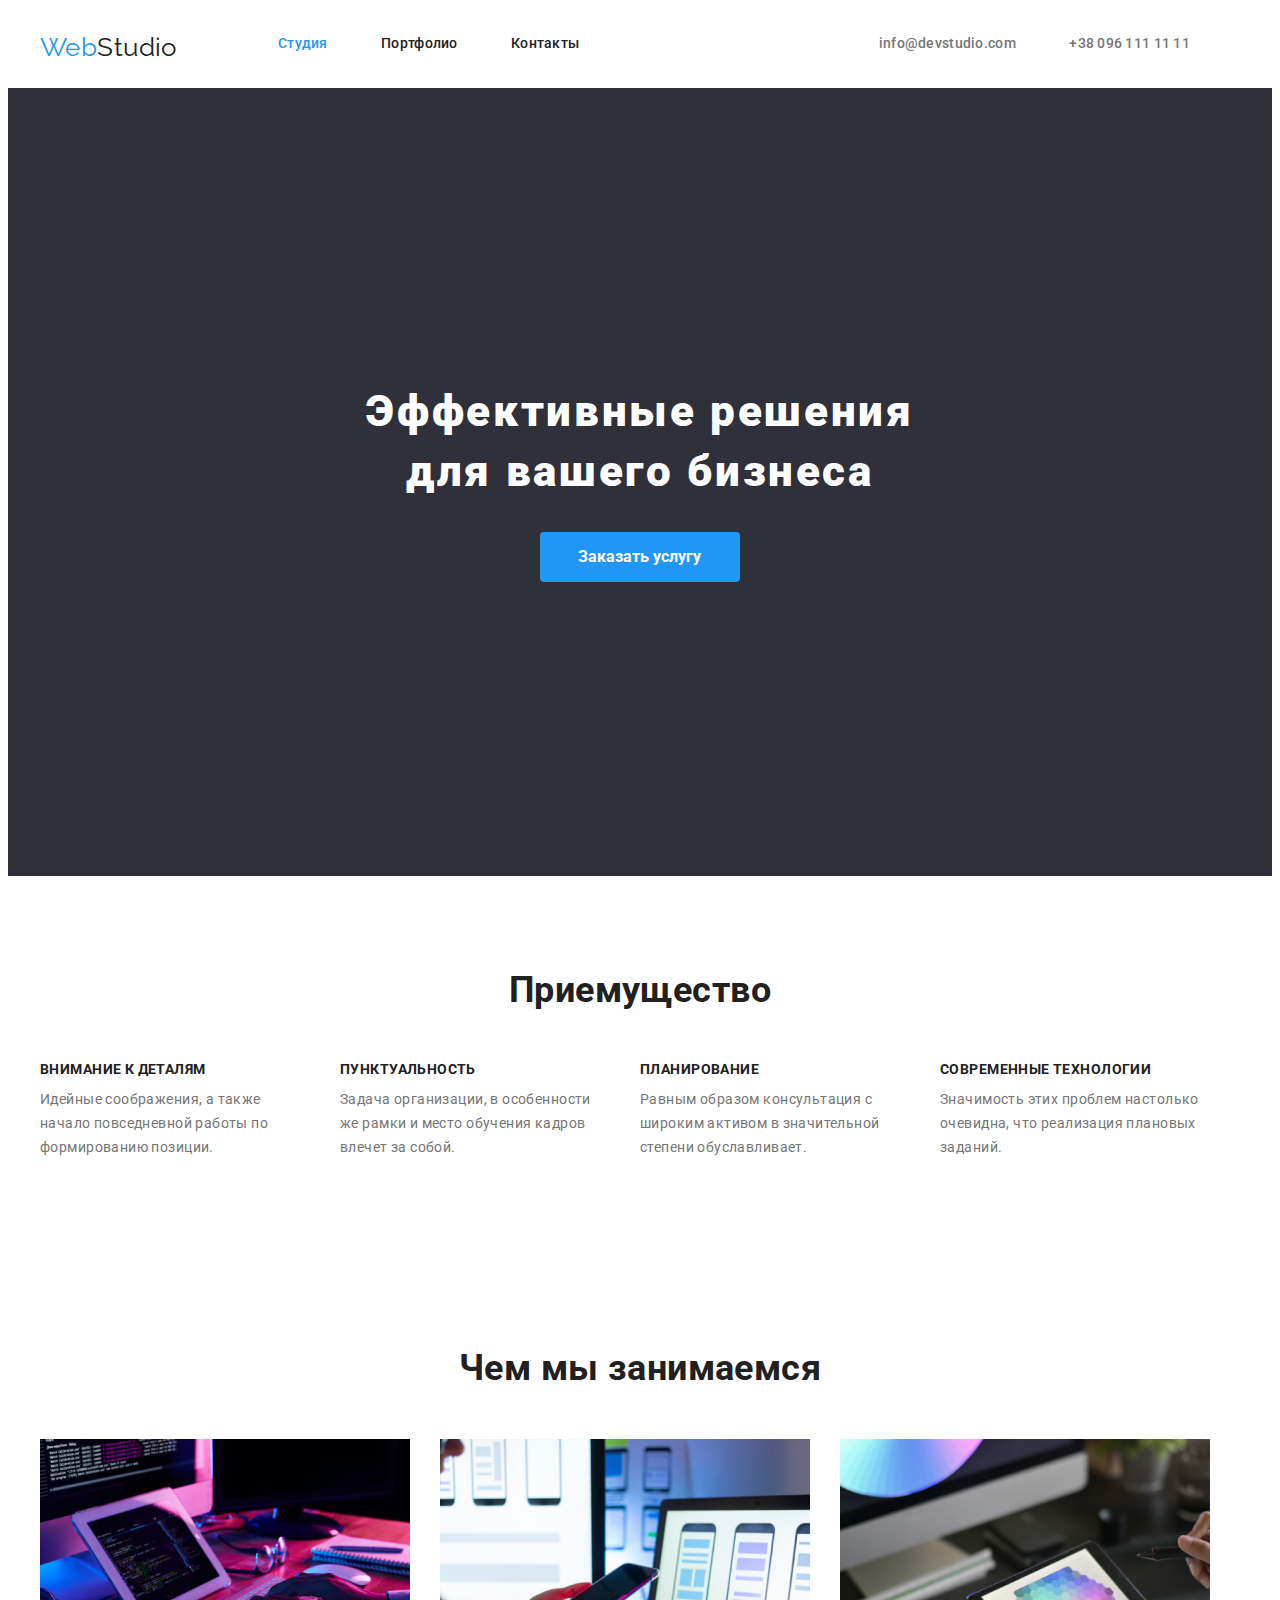
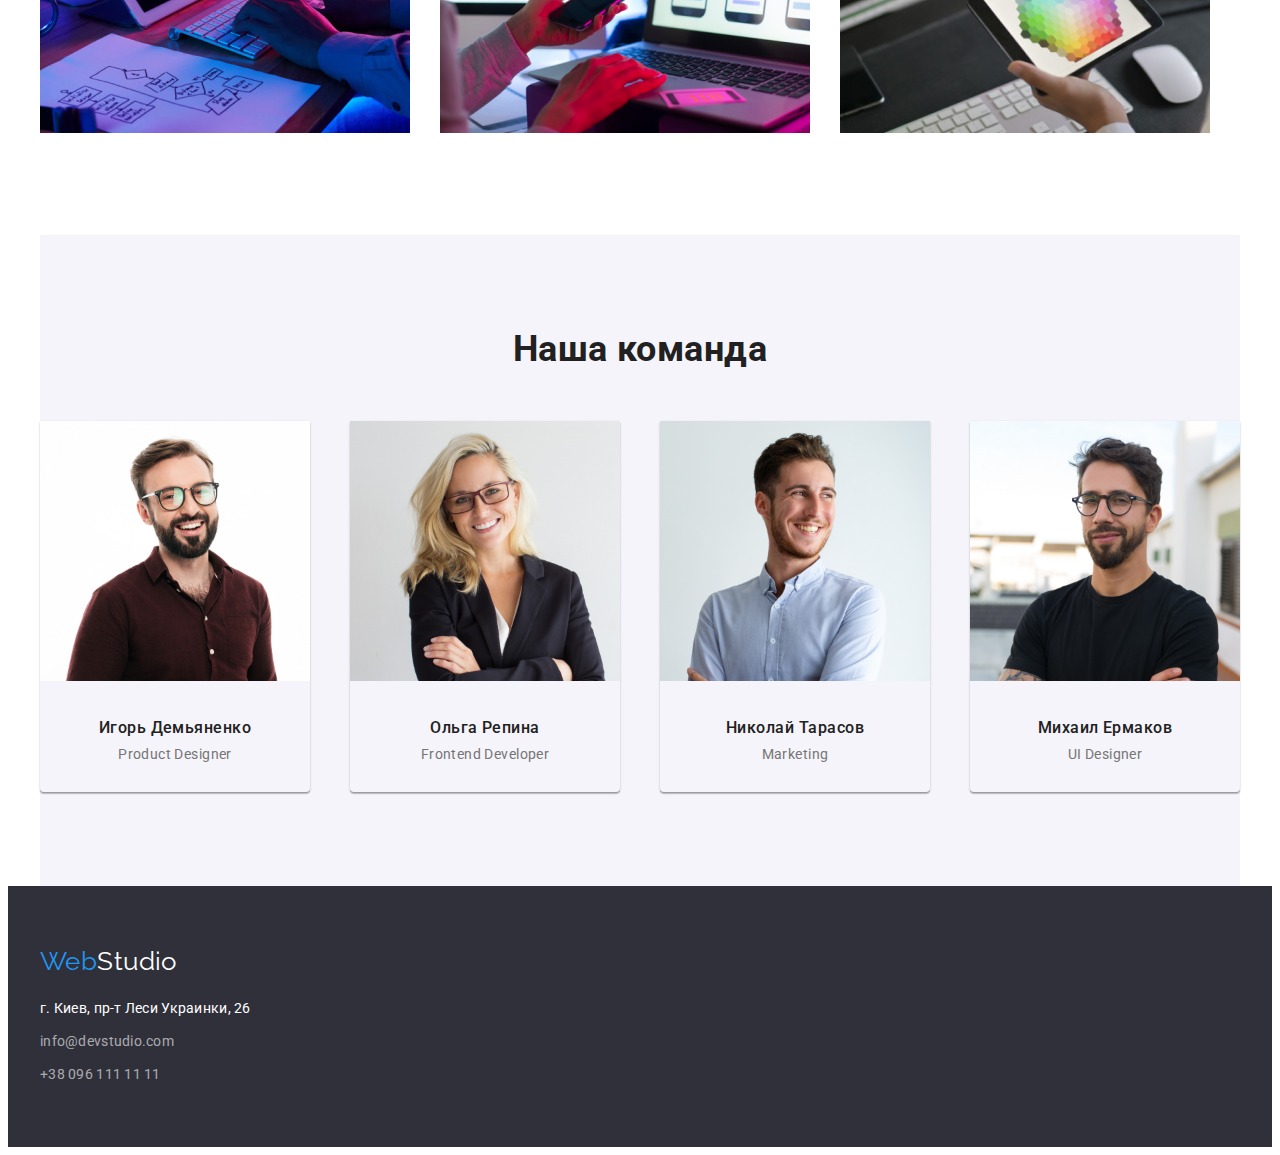
<file: index.html>
<!DOCTYPE html>
<html lang="ru">
<head>
    <meta charset="UTF-8">
    <meta http-equiv="X-UA-Compatible" content="IE=edge">
    <meta name="viewport" content="width=device-width, initial-scale=1.0">
    <title>Web Studio</title>
    <link rel="preconnect" href="https://fonts.googleapis.com">
    <link rel="preconnect" href="https://fonts.gstatic.com" crossorigin>
    <link href="https://fonts.googleapis.com/css2?family=Raleway:wght@700&family=Roboto:wght@400;500;700;900&display=swap"
        rel="stylesheet">
    <link rel="stylesheet" href="https://cdnjs.cloudflare.com/ajax/libs/modern-normalize/1.1.0/modern-normalize.min.css" integrity="sha512-wpPYUAdjBVSE4KJnH1VR1HeZfpl1ub8YT/NKx4PuQ5NmX2tKuGu6U/JRp5y+Y8XG2tV+wKQpNHVUX03MfMFn9Q==" crossorigin="anonymous" referrerpolicy="no-referrer" />
    <link rel="stylesheet" href="./css/styles.css">
</head>
<body>
    <header class="header container">
            <a class="logo link" href="./index.html"><span class="blue-color">Web</span>Studio</a>
            <nav>
            <ul class="header-list list">
                <li class="header-item"><a class="nav-link current link" href="./index.html">Студия</a></li>
                <li class="header-item"><a class="nav-link link" href="./portfolio.html">Портфолио</a></li>
                <li class="header-item"><a class="nav-link link" href="">Контакты</a></li>
            </ul>
            </nav>
            <ul class="contacts-list list">
                <li class="header-item"><a class="contact-link link" href="mailto:info@devstudio.com">info@devstudio.com</a></li>
                <li class="header-item"><a class="contact-link link" href="tel:+380961111111">+38 096 111 11 11</a></li>
            </ul>
    </header>

   <main>
        <section class="hero section">
            <div class="hero-flex">
            <h1 class="hero-title">Эффективные решения <br> для вашего бизнеса</h1>
            <button class="button" type="button">Заказать услугу</button>
            </div>
        </section>

        <div class="container">
    <section class="benefits section">
        <h2 class="section-title">Приемущество</h2>
    <ul class="benefits-list list">
        <li class="section-item">
            <h3 class="benefits-title">Внимание к деталям</h3>
            <p class="benefits-text">Идейные соображения, а также начало повседневной работы по формированию позиции.</p>
        </li>
        <li class="section-item">
            <h3 class="benefits-title">Пунктуальность</h3>
            <p class="benefits-text">Задача организации, в особенности же рамки и место обучения кадров влечет за собой.</p>
        </li>
        <li class="section-item">
            <h3 class="benefits-title">Планирование</h3>
            <p class="benefits-text">Равным образом консультация с широким активом в значительной степени обуславливает.</p>
        </li>
        <li class="section-item">
            <h3 class="benefits-title">Современные технологии</h3>
            <p class="benefits-text">Значимость этих проблем настолько очевидна, что реализация плановых заданий.</p>
        </li>
    </ul>
</section>
</div>

<div class="container">
<section class="section">
    <h2 class="section-title">Чем мы занимаемся</h2>
<ul class="photo-list list">
    <li class="section-item"><img src="./images/img.jpg" alt="Работа за ПК" width="370"></li>
    <li class="section-item"><img src="./images/img1.jpg" alt="Работа с мобильным устройством" width="370"></li>
    <li class="section-item"><img src="./images/img2.jpg" alt="Работа с планшетом" width="370"></li>
</ul>
</section>
</div>

<div class="team-color container">
<section class="section">
    <h2 class="section-title">Наша команда</h2>
<ul class="team-list list">
    <li class="team-item">
        <img src="./images/img3.jpg" alt="Первый член команды" width="270">
        <h3 class="team-title">Игорь Демьяненко</h3>
        <p class="team-text">Product Designer</p>
    </li>
    <li class="team-item">
        <img src="./images/img4.jpg" alt="Второй член команды" width="270">
        <h3 class="team-title">Ольга Репина</h3>
        <p class="team-text">Frontend Developer</p>
    </li>
    <li class="team-item">
        <img src="./images/img5.jpg" alt="Третий член команды" width="270">
        <h3 class="team-title">Николай Тарасов</h3>
        <p class="team-text">Marketing</p>
    </li>
    <li class="team-item">
        <img src="./images/img6.jpg" alt="Четвертый член команды" width="270">
        <h3 class="team-title">Михаил Ермаков</h3>
        <p class="team-text">UI Designer</p>
    </li>
</ul>
</section>
</div>
</main>


<footer class="footer">
<div class="container">
    <a class="logo link" href="./index.html"><span class="blue-color">Web</span>Studio</a>
<address>   
<ul class="footer-list list">
    <li class="footer-item">
        <a class="adress-link link" href="">г. Киев, пр-т Леси Украинки, 26</a>
    </li>
    <li class="footer-item">
        <a class="contact-link link" href="mailto:info@devstudio.com">info@devstudio.com</a>
    </li>
    <li>
        <a class="contact-link link" href="tel:+380961111111">+38 096 111 11 11</a>
    </li>
</ul>
</address>
</div>
</footer>
</body>
</html>
</file>
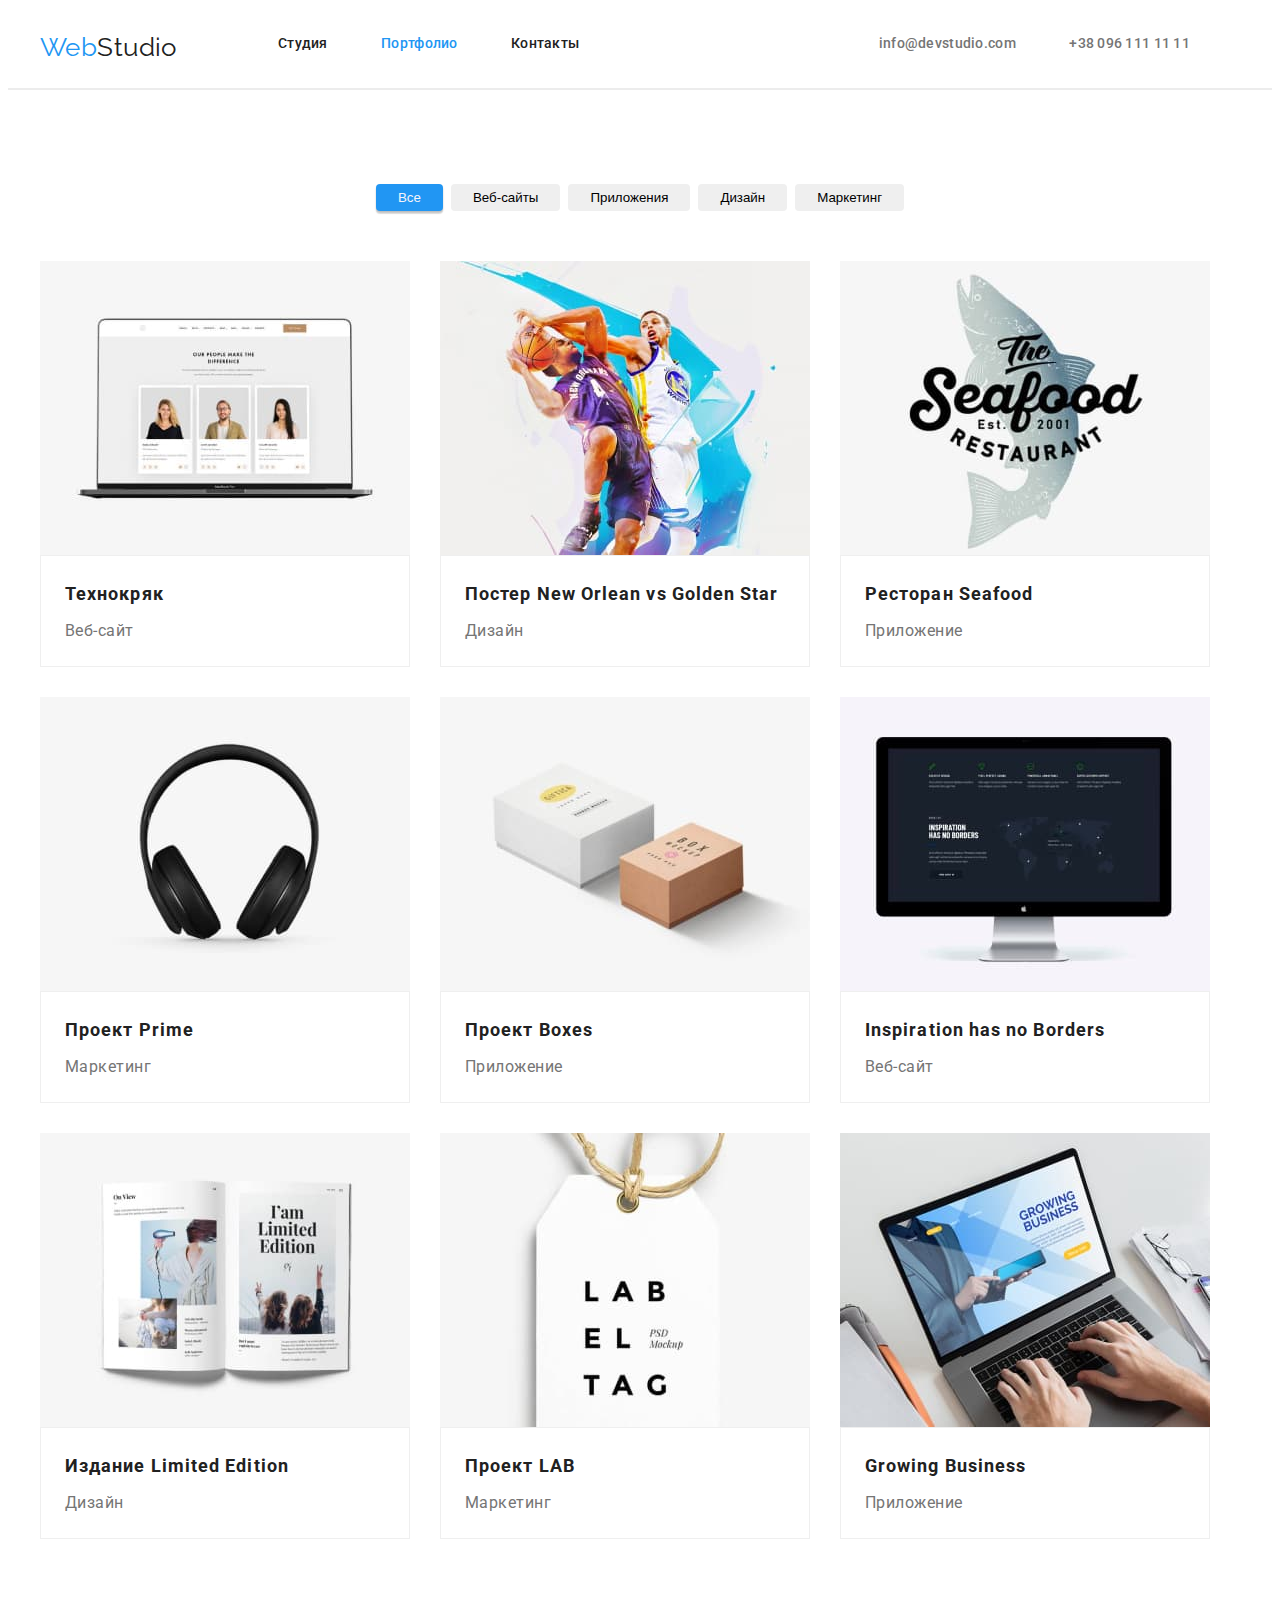
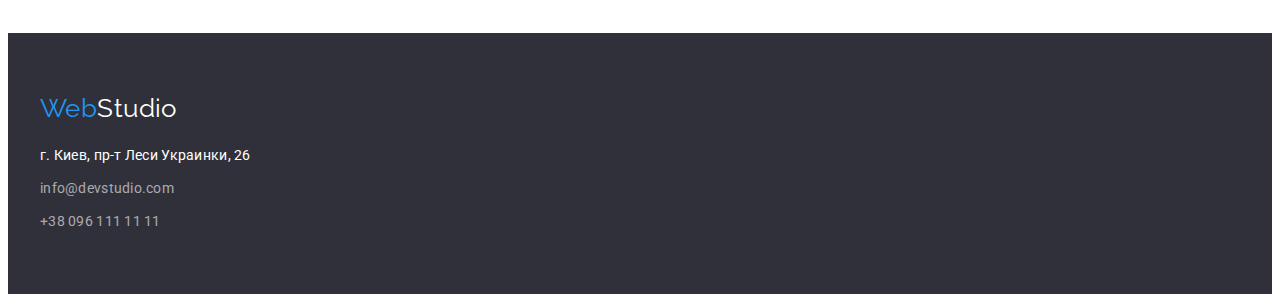
<file: portfolio.html>
<!DOCTYPE html>
<html lang="ru">
  <head>
    <meta charset="UTF-8" />
    <meta http-equiv="X-UA-Compatible" content="IE=edge" />
    <meta name="viewport" content="width=device-width, initial-scale=1.0" />
    <title>Web Studio</title>
    <link rel="preconnect" href="https://fonts.googleapis.com" />
    <link rel="preconnect" href="https://fonts.gstatic.com" crossorigin />
    <link
      href="https://fonts.googleapis.com/css2?family=Raleway:wght@700&family=Roboto:wght@400;500;700;900&display=swap"
      rel="stylesheet"
    />
    <link rel="stylesheet" href="https://cdnjs.cloudflare.com/ajax/libs/modern-normalize/1.1.0/modern-normalize.min.css" integrity="sha512-wpPYUAdjBVSE4KJnH1VR1HeZfpl1ub8YT/NKx4PuQ5NmX2tKuGu6U/JRp5y+Y8XG2tV+wKQpNHVUX03MfMFn9Q==" crossorigin="anonymous" referrerpolicy="no-referrer" />
    <link rel="stylesheet" href="./css/styles.css" />
  </head>
  <body>
      <header class="header container">
            <a class="logo link" href="./index.html"><span class="blue-color">Web</span>Studio</a>
            <nav>
            <ul class="header-list list">
                <li class="header-item"><a class="nav-link link" href="./index.html">Студия</a></li>
                <li class="header-item"><a class="nav-link current link" href="./portfolio.html">Портфолио</a></li>
                <li class="header-item"><a class="nav-link link" href="">Контакты</a></li>
            </ul>
            </nav>
            <ul class="contacts-list list">
                <li class="header-item"><a class="contact-link link" href="mailto:info@devstudio.com">info@devstudio.com</a></li>
                <li class="header-item"><a class="contact-link link" href="tel:+380961111111">+38 096 111 11 11</a></li>
            </ul>
    </header>
    <hr>

    <main>
      <section class="section portfolio container">
        <h1 class="visually-hidden">Портфолио</h1>
        <ul class="btn list">
          <li class="btn-item">
            <button class="portfolio-btn current" type="button">Все</button>
          </li>
          <li class="btn-item">
            <button class="portfolio-btn" type="button">Веб-сайты</button>
          </li>
          <li class="btn-item">
            <button class="portfolio-btn" type="button">Приложения</button>
          </li>
          <li class="btn-item">
            <button class="portfolio-btn" type="button">Дизайн</button>
          </li>
          <li>
            <button class="portfolio-btn" type="button">Маркетинг</button>
          </li>
        </ul>

        <ul class="cards list">
          <li class="card-item">
            <img class="card-image" src="./images/portfolio1.jpg" alt="Ноутбук" width="370" />
            <div class="card-border">
            <h2 class="card-title">Технокряк</h2>
            <p class="card-text">Веб-сайт</p>
            </div>
          </li>
          <li class="card-item">
            <img class="card-image" src="./images/portfolio2.jpg" alt="Баскетболисты" width="370" />
            <div class="card-border">
            <h2 class="card-title">Постер New Orlean vs Golden Star</h2>
            <p class="card-text">Дизайн</p>
            </div>
          </li>
          <li class="card-item">
            <img class="card-image" src="./images/portfolio3.jpg" alt="Постер" width="370" />
          <div class="card-border">
            <h2 class="card-title">Ресторан Seafood</h2>
            <p class="card-text">Приложение</p>
            </div>
          </li>
          <li class="card-item">
            <img class="card-image" src="./images/portfolio4.jpg" alt="Наушники" width="370" />
          <div class="card-border">
            <h2 class="card-title">Проект Prime</h2>
            <p class="card-text">Маркетинг</p>
            </div>
          </li>
          <li class="card-item">
            <img class="card-image" src="./images/portfolio5.jpg" alt="Коробки" width="370" />
          <div class="card-border">
            <h2 class="card-title">Проект Boxes</h2>
            <p class="card-text">Приложение</p>
            </div>
          </li>
          <li class="card-item">
            <img class="card-image" src="./images/portfolio6.jpg" alt="ПК монитор" width="370" />
          <div class="card-border">
            <h2 class="card-title">Inspiration has no Borders</h2>
            <p class="card-text">Веб-сайт</p>
            </div>
          </li>
          <li class="card-item">
            <img class="card-image" src="./images/portfolio7.jpg" alt="Книга" width="370" />
          <div class="card-border">
            <h2 class="card-title">Издание Limited Edition</h2>
            <p class="card-text">Дизайн</p>
            </div>
          </li>
          <li class="card-item">
            <img class="card-image" src="./images/portfolio8.jpg" alt="Бирка" width="370" />
          <div class="card-border">
            <h2 class="card-title">Проект LAB</h2>
            <p class="card-text">Маркетинг</p>
            </div>
          </li>
          <li class="card-item">
            <img class="card-image" src="./images/portfolio9.jpg" alt="Работа за пк" width="370" />
            <div class="card-border">
            <h2 class="card-title">Growing Business</h2>
            <p class="card-text">Приложение</p>
            </div>
          </li>
        </ul>
      </section>
    </main>

    <footer class="footer">
      <div class="container">
      <a class="logo link" href="./index.html"><span class="blue-color">Web</span>Studio</a>
      <address>
        <ul class="footer-list link list">
          <li class="footer-item">
            <a class="adress-link link" href="">г. Киев, пр-т Леси Украинки, 26</a>
          </li>
          <li class="footer-item">
            <a class="contact-link link" href="mailto:info@devstudio.com">info@devstudio.com</a>
          </li>
          <li>
            <a class="contact-link link" href="tel:+380961111111">+38 096 111 11 11</a>
          </li>
        </ul>
      </address>
    </footer>
    </div>
  </body>
</html>
</file>
<file: css/styles.css>
:root{
--main-color: #212121;
--box-color: #2F303A;
--accent-color: #2196F3;
--contact-color: #757575;
--btn-bg-color: #F5F4FA;
--bckground-color:#FFFFFF;
--bot-adress-color:rgba(255, 255, 255, 0.6);
--line-color:#ECECEC;
--border-card-color:#EEEE;
--secondary-font-family: 'Raleway',
sans-serif;
--primaly-font-family: 'Roboto',
sans-serif;
}

body{
background-color: var(--bckground-color);
font-size: 14px;
letter-spacing: 0.03em;
font-family: var(--primaly-font-family);
line-height: 1.71;
}

.section{
padding-top: 94px;
padding-bottom: 94px;
}

.list{
list-style: none;
padding: 0;
margin: 0;
}

.link{
text-decoration: none;
}

.container{
width: 1200px;
margin: 0 auto;
}

h1, h2, h3{
margin: 0;
}

p{
margin: 0;
}

hr{
border: 1px solid var(--line-color);
margin: 0;   
}

/*-------LOGO------*/

.logo {
color: var(--main-color);
font-family: var(--secondary-font-family);
font-size: 26px;
line-height: 1.2;
display: block;
width: 145px;
margin-right: 93px;
}

.blue-color {
color: var(--accent-color);
}

/*---------HEADER---------*/

.header{
max-width: 1600px;
display: flex;
padding-top: 24px;
padding-bottom: 25px;
margin-right: auto;
margin-left: auto;
}

.contacts-list{
margin-left: auto;
}

.header-item{
display: inline-block;
margin-right: 50px;
}

/*------TITLES FOR MAIN PAGE--------*/

.section-title{
font-size: 36px;
line-height: 1.16;
color: var(--main-color);
text-align: center;
margin-bottom: 50px;
}

/*---------HERO--------*/

.hero{
background-color: var(--box-color);
max-width: 1600px;
height: 600px;
margin-right: auto;
margin-left: auto;
text-align: center;
display: flex;
}

.hero-flex{
margin: auto;
align-items: center;
justify-content: center;
}

.hero-title{
color: var(--bckground-color);
font-family: var(--primaly-font-family);
font-weight: 900;
font-size: 44px;
line-height: 1.36;
text-align: center;
letter-spacing: 0.06em;
margin-bottom: 30px;
}

/*------BUTTON HERO-----*/

.button {
background-color: var(--accent-color);
color: var(--bckground-color);
font-family: var(--primaly-font-family);
font-weight: 700;
font-size: 16px;
line-height: 1.87;
cursor: pointer;
text-align: center;

border-radius: 4px;
border-style: hidden;
padding: 10px 32px;
min-width: 200px;
}

/*------BENEFITS-------*/

.benefits-list{
display: flex;
justify-content: space-between;
}

.section-item{
padding-right: 30px;
}

.benefits-title {
font-size: 14px;
line-height: 1.14;
text-transform: uppercase;
color: var(--main-color);
margin-bottom: 10px;
}

.benefits-text {
line-height: 1.71;
color: var(--contact-color);
width: 270px;
}

/*------PHOTO LIST-----*/

.photo-list{
display: flex;
justify-content: space-between;
align-items: center;
}

/*--------TEAM-------*/

.team-color{
background-color: var(--btn-bg-color);
max-width: 1600px;
}

.team-list{
display: flex;
justify-content: space-between;
align-items: center;
}

.team-item{
box-sizing: 0;
box-shadow: 0px 1px 3px rgba(0, 0, 0, 0.12), 0px 1px 1px rgba(0, 0, 0, 0.14), 0px 2px 1px rgba(0, 0, 0, 0.2);
border-radius: 0px 0px 4px 4px;
}

.team-title{
text-align: center;
font-weight: 500;
font-size: 16px;
line-height: 1.1;
letter-spacing: 0.03em;
color: var(--main-color);
margin-top: 30px;
margin-bottom: 10px;
}

.team-text{
text-align: center;
line-height: 1.1;
letter-spacing: 0.03em;
color: var(--contact-color);
padding-bottom: 30px;
}

/*----------lINKS----------*/

.nav-link,
.adress-link {
font-weight: 500;
line-height: 1.14;
letter-spacing: 0.02em;
color: var(--main-color);
}

.contact-link{
font-weight: 500;
line-height: 1.14;
letter-spacing: 0.02em;
color: var(--contact-color);      
}

.adress-link {
color: var(--bckground-color);
font-style: normal;
font-weight: 400;
}

.footer .contact-link {
font-style: normal;
font-weight: 400;
color: var(--bot-adress-color);
}

/*--------H1 PORTFOLIO--------*/

.visually-hidden {
position: absolute;
white-space: nowrap;
width: 1px;
height: 1px;
overflow: hidden;
border: 0;
padding: 0;
clip: rect(0 0 0 0);
clip-path: inset(50%);
margin: -1px;
}

.portfolio{
margin-right: auto;
margin-left: auto;
}

/*------------BUTTONS PORTFOLIO--------*/

.btn{
display: flex;
justify-content: center;
}

.btn-item{
margin-right: 8px;
}

.portfolio-btn{
border-radius: 4px;
border-style: hidden;
padding: 6px 22px;
text-align: center;
margin-bottom: 50px;
cursor: pointer;
}

.portfolio-btn.current,
.portfolio-btn:focus,
.portfolio-btn:hover{
background-color: var(--accent-color);
color: var(--btn-bg-color);
box-shadow: 0px 3px 1px rgba(0, 0, 0, 0.1), 0px 1px 2px rgba(0, 0, 0, 0.08), 0px 2px 2px rgba(0, 0, 0, 0.12);
}

/*-------------CARDS--------------*/

.cards{
display: flex;
flex-wrap: wrap;
gap: 30px;
}

.card-item{
width: calc((100% - 90px) / 3);
}

.card-title{
font-size: 18px;
line-height: 2;
letter-spacing: 0.06em;
color: var(--main-color);
margin-bottom: 4px;
}

.card-text{
font-size: 16px;
line-height: 1.87;
letter-spacing: 0.03em;
color: var(--contact-color);
}

.card-image{
display: block;
}

.card-border{
border: 1px solid var(--border-card-color);
padding: 20px 24px;
}

/*-------------FOOTER----------------*/

.footer{
background-color: var(--box-color);
margin-top: 0px;
max-width: 1600px;
margin-right: auto;
margin-left: auto;
}

footer .link{
padding: 0;
}

footer .footer-list{
padding-bottom: 60px;
}

.footer-item{
margin-bottom: 9px;
}

footer .logo{
padding-top: 60px;
margin-bottom: 20px;
}

footer .logo{
color: var(--bckground-color);
}

.contact-link:focus,
.contact-link:hover,
.nav-link:focus,
.nav-link:hover,
.current {
color: var(--accent-color);
}
</file>
